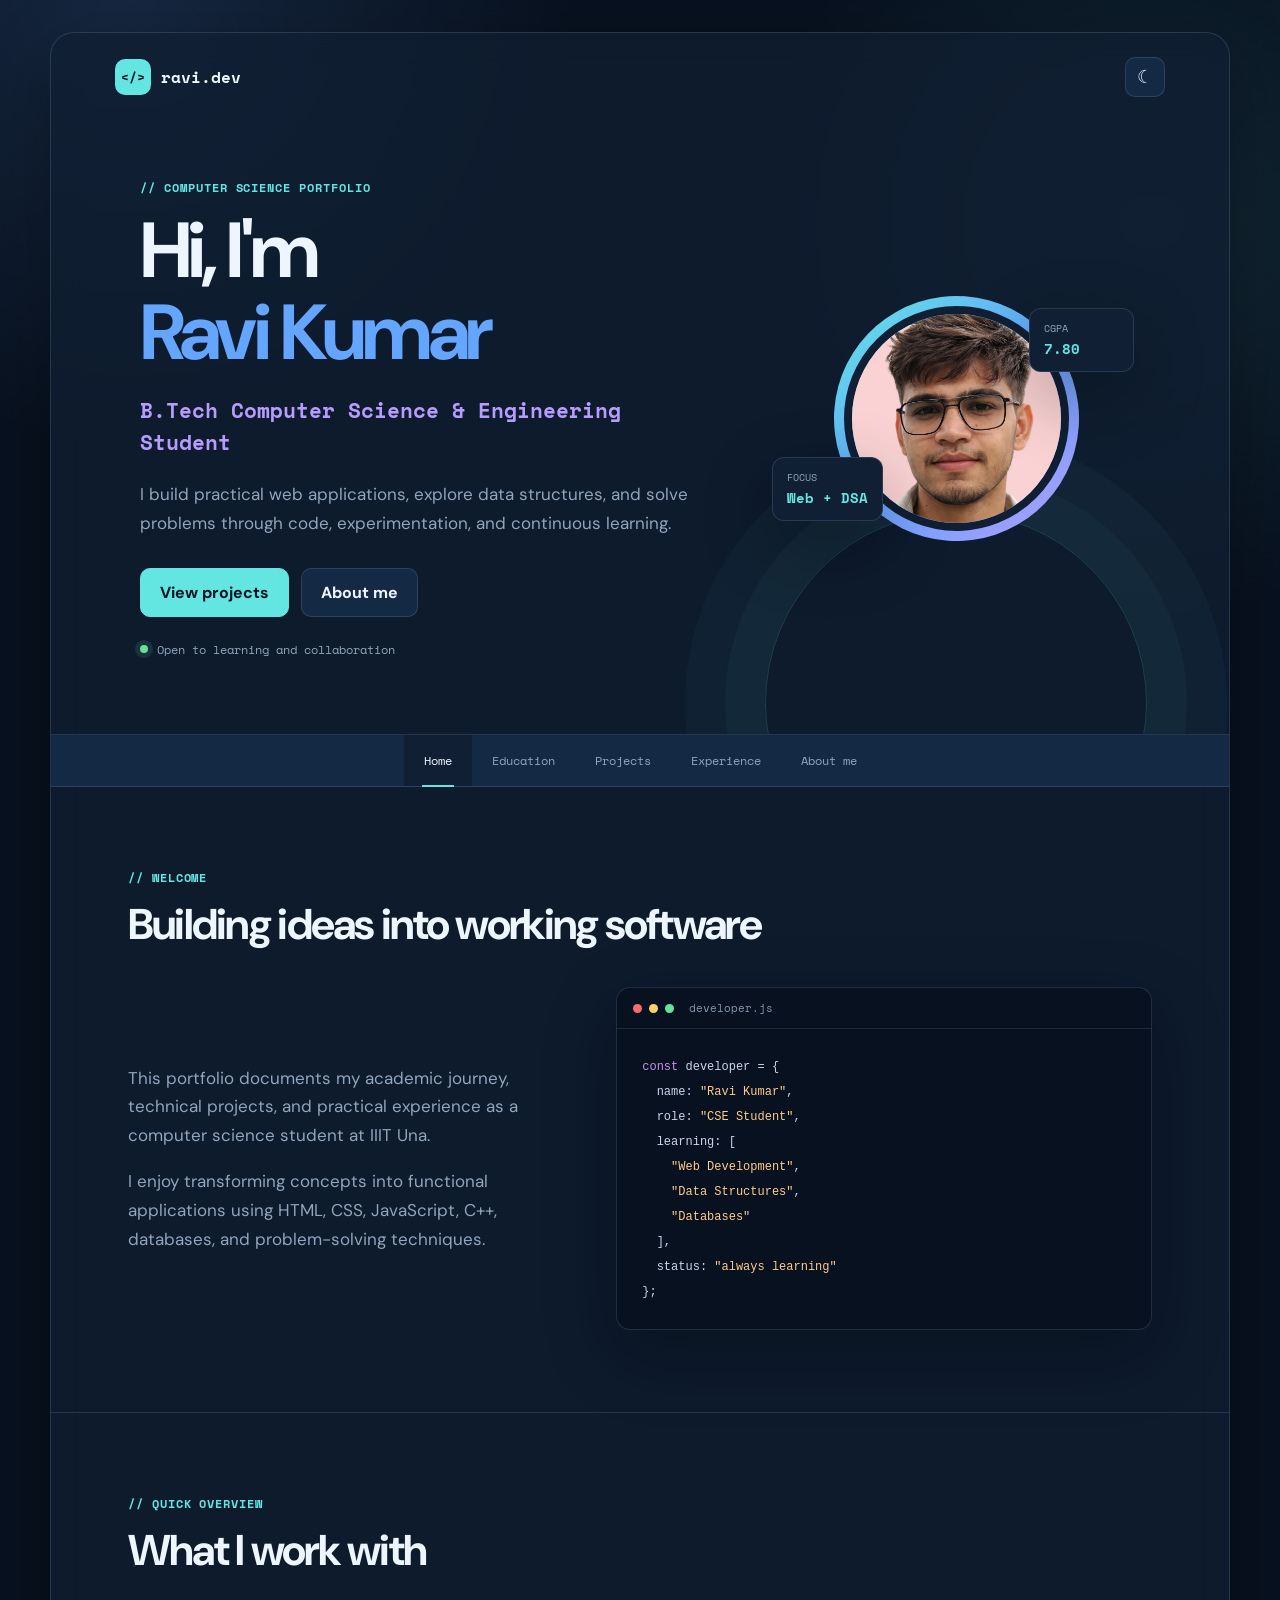
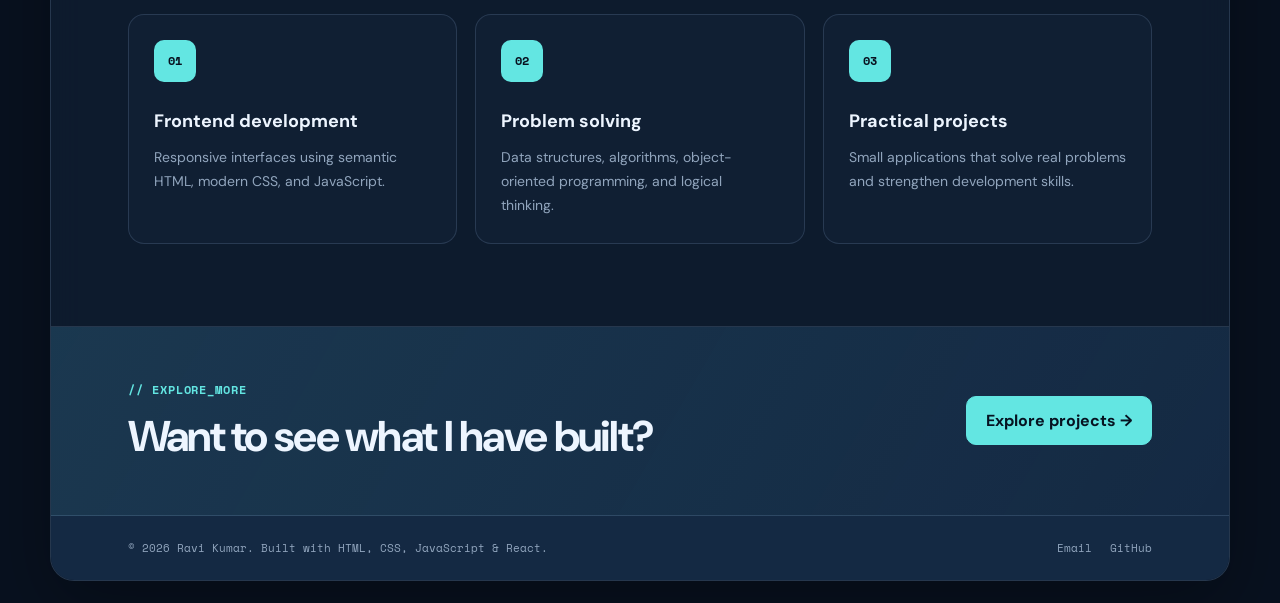
<file: index.html>
<!DOCTYPE html>
<html lang="en">
<head>
  <meta charset="UTF-8">
  <meta name="viewport" content="width=device-width, initial-scale=1.0">
  <meta name="description" content="Ravi Kumar's computer science portfolio">
  <title>Ravi Kumar | CSE Portfolio</title>
  <link rel="stylesheet" href="style.css">
  <script src="script.js" defer></script>
</head>

<body>
  <div class="site-shell">
    <header class="site-header">
      <div class="topbar">
        <a href="index.html" class="brand">
          <span class="brand-symbol">&lt;/&gt;</span>
          <span>ravi.dev</span>
        </a>

        <button
          class="theme-toggle"
          id="themeToggle"
          type="button"
          aria-label="Toggle dark mode"
        >
          <span id="themeIcon">☾</span>
        </button>
      </div>

      <div class="hero">
        <div class="hero-text">
          <p class="eyebrow">// computer science portfolio</p>

          <h1>
            Hi, I'm <span>Ravi Kumar</span>
          </h1>

          <p class="hero-role">
            B.Tech Computer Science &amp; Engineering Student
          </p>

          <p class="hero-description">
            I build practical web applications, explore data structures,
            and solve problems through code, experimentation, and continuous
            learning.
          </p>

          <div class="hero-actions">
            <a href="projects.html" class="button button-primary">
              View projects
            </a>

            <a href="about.html" class="button button-secondary">
              About me
            </a>
          </div>

          <div class="availability">
            <span class="status-dot"></span>
            Open to learning and collaboration
          </div>
        </div>

        <div class="hero-profile">
          <div class="profile-frame">
            <img
              src="Raviphotoupdated3.0.jpeg"
              alt="Portrait of Ravi Kumar"
              class="profile-img"
            >
          </div>

          <div class="floating-card card-one">
            <span>CGPA</span>
            <strong>7.80</strong>
          </div>

          <div class="floating-card card-two">
            <span>Focus</span>
            <strong>Web + DSA</strong>
          </div>
        </div>
      </div>
    </header>

    <nav class="main-nav" aria-label="Main navigation">
      <a class="active" href="index.html">Home</a>
      <a href="education.html">Education</a>
      <a href="projects.html">Projects</a>
      <a href="experience.html">Experience</a>
      <a href="about.html">About me</a>
    </nav>

    <main>
      <section class="section intro-section">
        <div class="section-heading">
          <p class="eyebrow">// welcome</p>
          <h2>Building ideas into working software</h2>
        </div>

        <div class="intro-grid">
          <div>
            <p>
              This portfolio documents my academic journey, technical
              projects, and practical experience as a computer science
              student at IIIT Una.
            </p>

            <p>
              I enjoy transforming concepts into functional applications
              using HTML, CSS, JavaScript, C++, databases, and problem-solving
              techniques.
            </p>
          </div>

          <div class="code-card">
            <div class="code-card-header">
              <span></span>
              <span></span>
              <span></span>
              <small>developer.js</small>
            </div>

            <pre><code><span class="code-purple">const</span> developer = {
  name: <span class="code-orange">"Ravi Kumar"</span>,
  role: <span class="code-orange">"CSE Student"</span>,
  learning: [
    <span class="code-orange">"Web Development"</span>,
    <span class="code-orange">"Data Structures"</span>,
    <span class="code-orange">"Databases"</span>
  ],
  status: <span class="code-orange">"always learning"</span>
};</code></pre>
          </div>
        </div>
      </section>

      <section class="section">
        <div class="section-heading">
          <p class="eyebrow">// quick overview</p>
          <h2>What I work with</h2>
        </div>

        <div class="overview-grid">
          <article class="overview-card">
            <div class="icon">01</div>
            <h3>Frontend development</h3>
            <p>
              Responsive interfaces using semantic HTML, modern CSS,
              and JavaScript.
            </p>
          </article>

          <article class="overview-card">
            <div class="icon">02</div>
            <h3>Problem solving</h3>
            <p>
              Data structures, algorithms, object-oriented programming,
              and logical thinking.
            </p>
          </article>

          <article class="overview-card">
            <div class="icon">03</div>
            <h3>Practical projects</h3>
            <p>
              Small applications that solve real problems and strengthen
              development skills.
            </p>
          </article>
        </div>
      </section>

      <section class="section cta-section">
        <div>
          <p class="eyebrow">// explore_more</p>
          <h2>Want to see what I have built?</h2>
        </div>

        <a href="projects.html" class="button button-primary">
          Explore projects →
        </a>
      </section>
    </main>

    <footer class="site-footer">
      <p>© 2026 Ravi Kumar. Built with HTML, CSS, JavaScript &amp; React.</p>

      <div class="footer-links">
        <a href="mailto:ravi@example.com">Email</a>
        <a href="https://github.com/RAVISHEORAN151" target="_blank">
          GitHub
        </a>
      </div>
    </footer>
  </div>
</body>
</html>
</file>
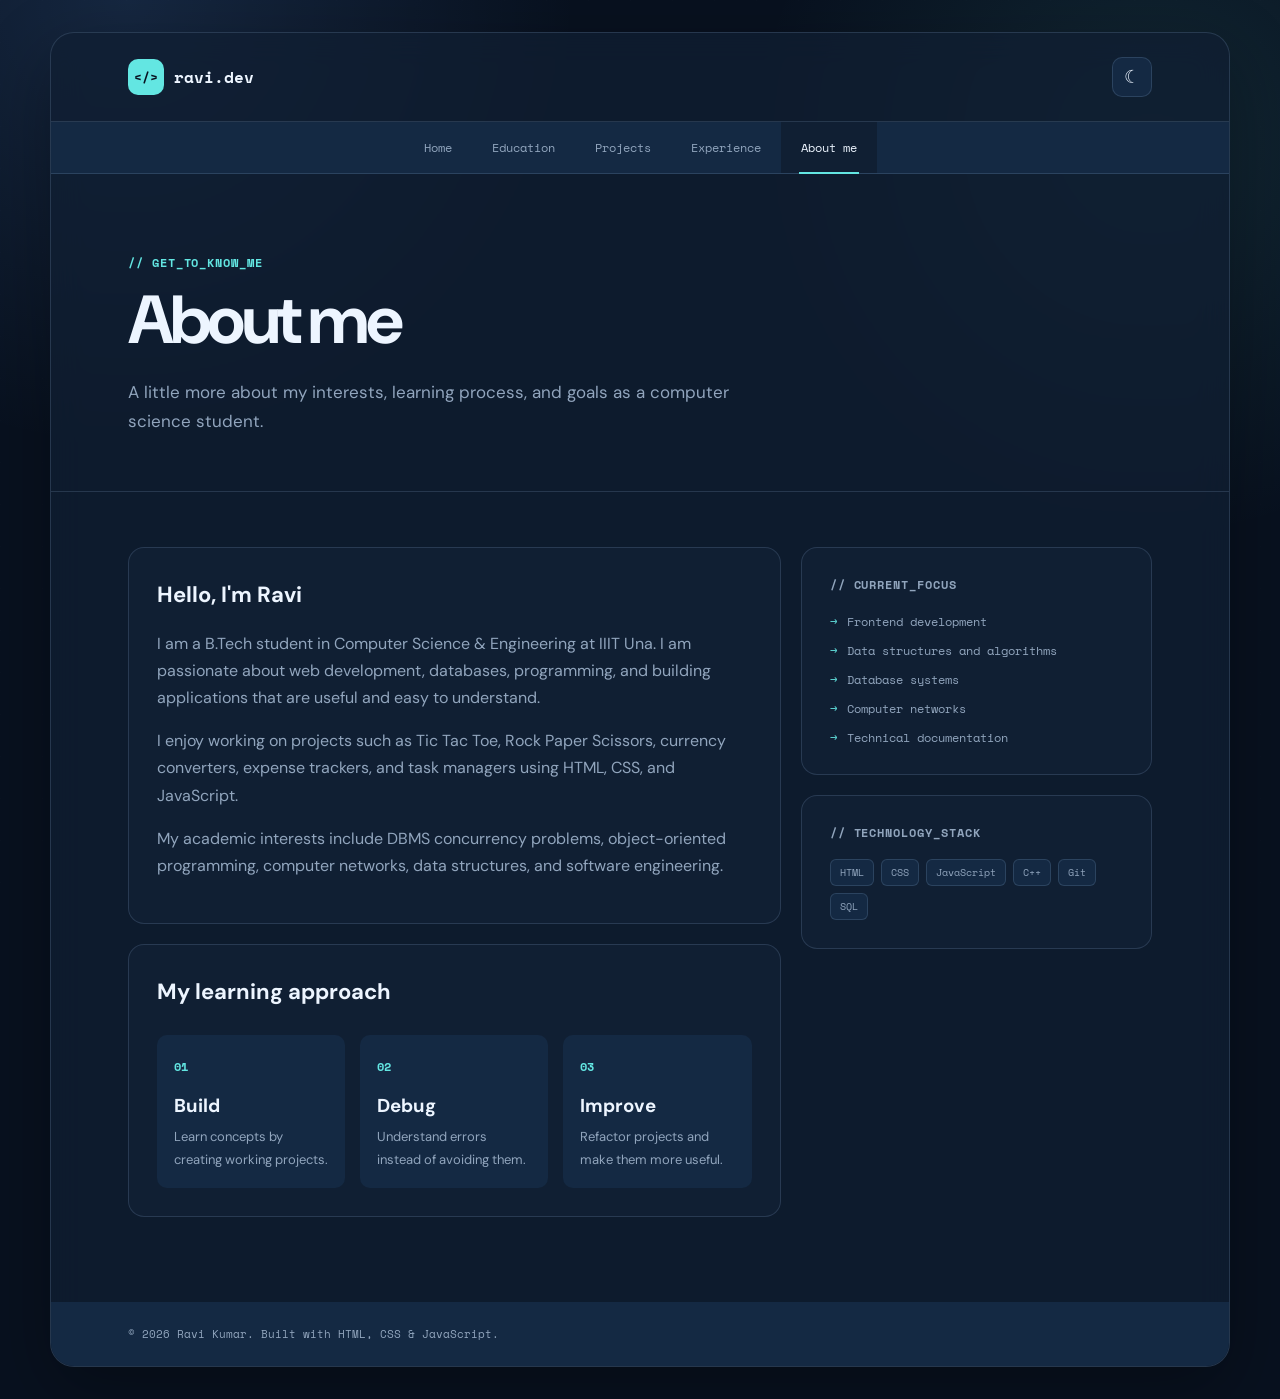
<file: about.html>
<!DOCTYPE html>
<html lang="en">
<head>
  <meta charset="UTF-8">
  <meta name="viewport" content="width=device-width, initial-scale=1.0">
  <title>About Me | Ravi Kumar</title>
  <link rel="stylesheet" href="style.css">
  <script src="script.js" defer></script>
</head>

<body>
  <div class="site-shell">
    <header class="page-header">
      <a href="index.html" class="brand">
        <span class="brand-symbol">&lt;/&gt;</span>
        <span>ravi.dev</span>
      </a>

      <button
        class="theme-toggle"
        id="themeToggle"
        type="button"
        aria-label="Toggle dark mode"
      >
        <span id="themeIcon">☾</span>
      </button>
    </header>

    <nav class="main-nav" aria-label="Main navigation">
      <a href="index.html">Home</a>
      <a href="education.html">Education</a>
      <a href="projects.html">Projects</a>
      <a href="experience.html">Experience</a>
      <a class="active" href="about.html">About me</a>
    </nav>

    <main>
      <section class="page-intro">
        <p class="eyebrow">// get_to_know_me</p>
        <h1>About me</h1>
        <p>
          A little more about my interests, learning process, and goals
          as a computer science student.
        </p>
      </section>

      <section class="about-layout">
        <div class="about-main">
          <article class="content-card">
            <h2>Hello, I'm Ravi</h2>

            <p>
              I am a B.Tech student in Computer Science &amp; Engineering
              at IIIT Una. I am passionate about web development, databases,
              programming, and building applications that are useful and
              easy to understand.
            </p>

            <p>
              I enjoy working on projects such as Tic Tac Toe, Rock Paper
              Scissors, currency converters, expense trackers, and task
              managers using HTML, CSS, and JavaScript.
            </p>

            <p>
              My academic interests include DBMS concurrency problems,
              object-oriented programming, computer networks, data
              structures, and software engineering.
            </p>
          </article>

          <article class="content-card">
            <h2>My learning approach</h2>

            <div class="principles">
              <div>
                <span>01</span>
                <h3>Build</h3>
                <p>Learn concepts by creating working projects.</p>
              </div>

              <div>
                <span>02</span>
                <h3>Debug</h3>
                <p>Understand errors instead of avoiding them.</p>
              </div>

              <div>
                <span>03</span>
                <h3>Improve</h3>
                <p>Refactor projects and make them more useful.</p>
              </div>
            </div>
          </article>
        </div>

        <aside class="about-sidebar">
          <div class="content-card">
            <p class="eyebrow">// current_focus</p>

            <ul class="focus-list">
              <li>Frontend development</li>
              <li>Data structures and algorithms</li>
              <li>Database systems</li>
              <li>Computer networks</li>
              <li>Technical documentation</li>
            </ul>
          </div>

          <div class="content-card">
            <p class="eyebrow">// technology_stack</p>

            <div class="technology-list">
              <span>HTML</span>
              <span>CSS</span>
              <span>JavaScript</span>
              <span>C++</span>
              <span>Git</span>
              <span>SQL</span>
            </div>
          </div>
        </aside>
      </section>
    </main>

    <footer class="site-footer">
      <p>© 2026 Ravi Kumar. Built with HTML, CSS &amp; JavaScript.</p>
    </footer>
  </div>
</body>
</html>
</file>
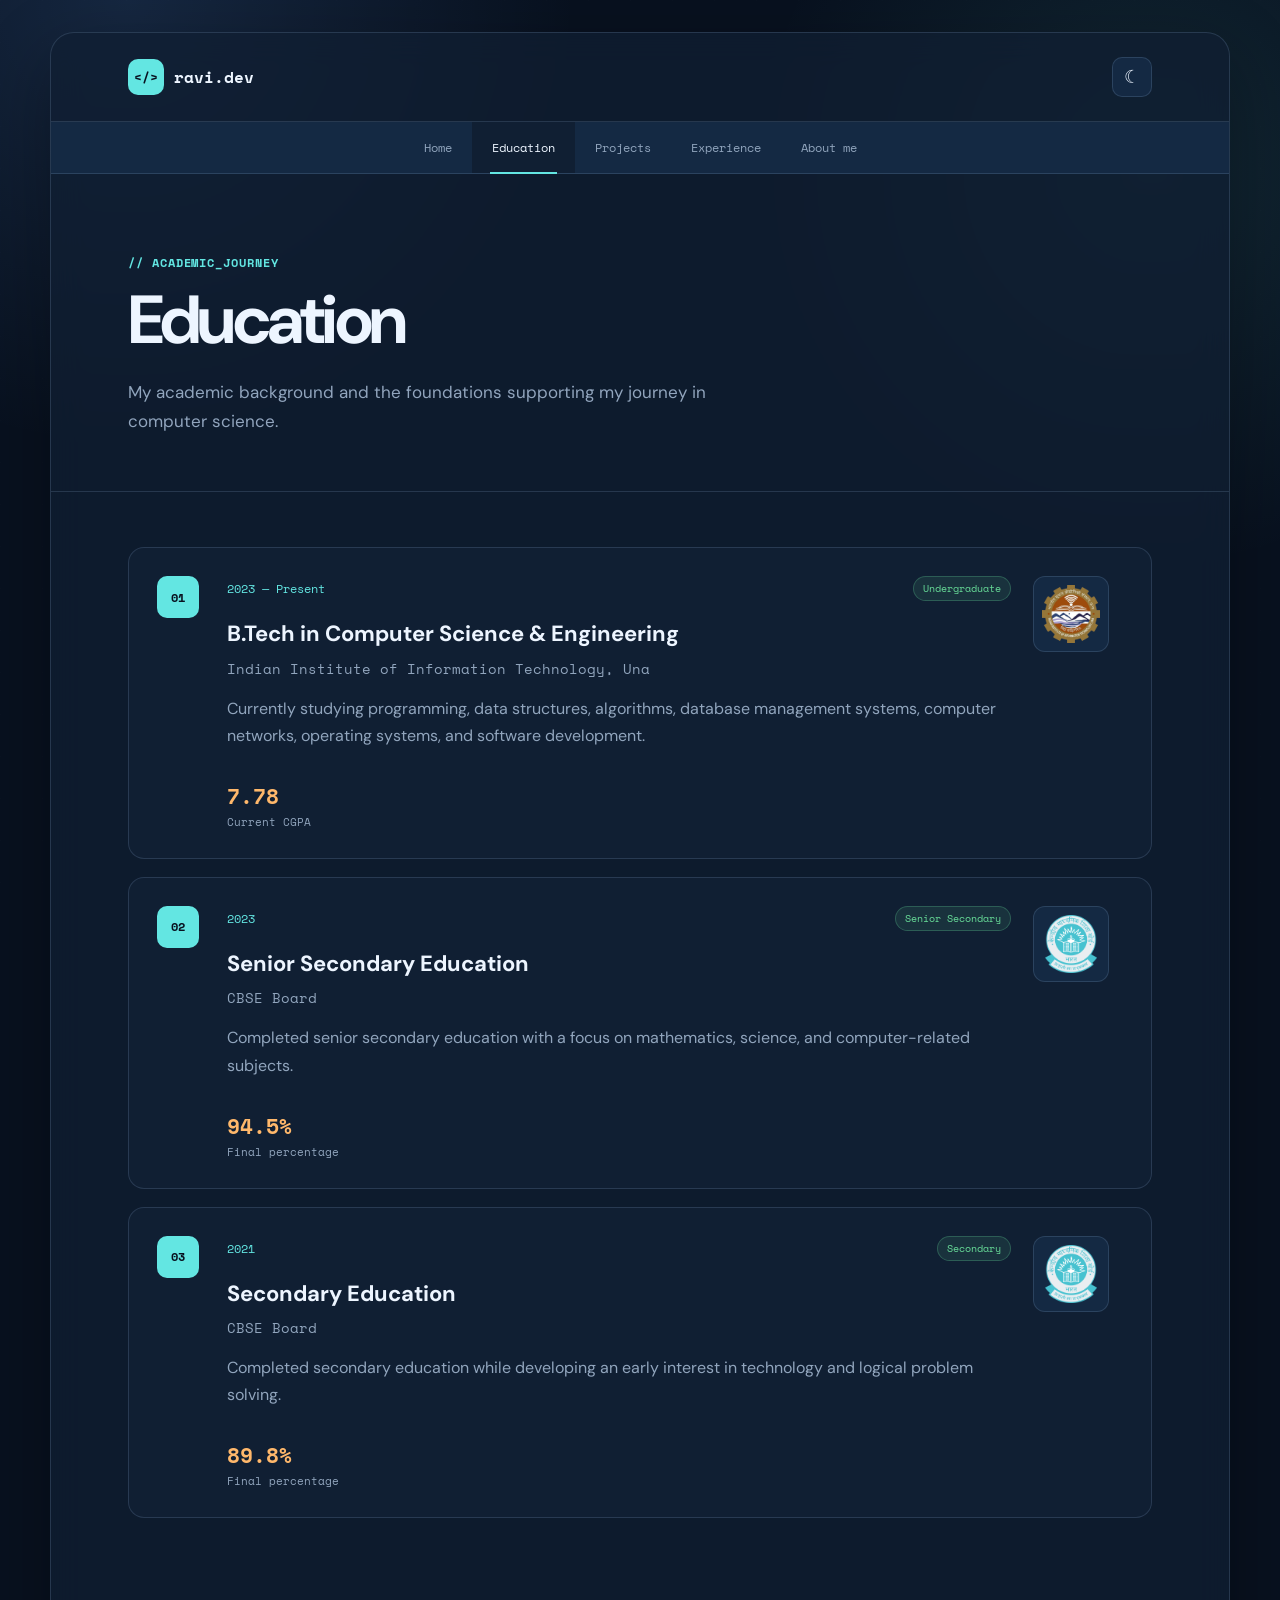
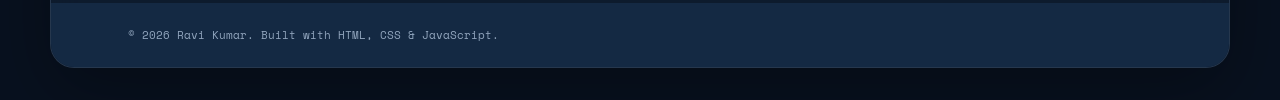
<file: EDUCATION.html>
<!DOCTYPE html>
<html lang="en">
<head>
  <meta charset="UTF-8">
  <meta name="viewport" content="width=device-width, initial-scale=1.0">
  <title>Education | Ravi Kumar</title>
  <link rel="stylesheet" href="style.css">
  <script src="script.js" defer></script>
</head>

<body>
  <div class="site-shell">
    <header class="page-header">
      <a href="index.html" class="brand">
        <span class="brand-symbol">&lt;/&gt;</span>
        <span>ravi.dev</span>
      </a>

      <button
        class="theme-toggle"
        id="themeToggle"
        type="button"
        aria-label="Toggle dark mode"
      >
        <span id="themeIcon">☾</span>
      </button>
    </header>

    <nav class="main-nav" aria-label="Main navigation">
      <a href="index.html">Home</a>
      <a class="active" href="education.html">Education</a>
      <a href="projects.html">Projects</a>
      <a href="experience.html">Experience</a>
      <a href="about.html">About me</a>
    </nav>

    <main>
      <section class="page-intro">
        <p class="eyebrow">// academic_journey</p>
        <h1>Education</h1>
        <p>
          My academic background and the foundations supporting my journey
          in computer science.
        </p>
      </section>

      <section class="timeline">
        <article class="timeline-item">
          <div class="timeline-marker">01</div>

          <div class="timeline-content">
            <div class="timeline-top">
              <span class="timeline-date">2023 — Present</span>
              <span class="tag">Undergraduate</span>
            </div>

            <h2>B.Tech in Computer Science &amp; Engineering</h2>
            <h3>Indian Institute of Information Technology, Una</h3>

            <p>
              Currently studying programming, data structures, algorithms,
              database management systems, computer networks, operating
              systems, and software development.
            </p>

            <div class="education-result">
              <strong>7.78</strong>
              <span>Current CGPA</span>
            </div>
          </div>

          <img
            src="IIIT Una Emblem Design.png"
            alt="IIIT Una logo"
            class="institution-logo"
          >
        </article>

        <article class="timeline-item">
          <div class="timeline-marker">02</div>

          <div class="timeline-content">
            <div class="timeline-top">
              <span class="timeline-date">2023</span>
              <span class="tag">Senior Secondary</span>
            </div>

            <h2>Senior Secondary Education</h2>
            <h3>CBSE Board</h3>

            <p>
              Completed senior secondary education with a focus on
              mathematics, science, and computer-related subjects.
            </p>

            <div class="education-result">
              <strong>94.5%</strong>
              <span>Final percentage</span>
            </div>
          </div>

          <img
            src="CBSE-Logo.png"
            alt="CBSE logo"
            class="institution-logo"
          >
        </article>

        <article class="timeline-item">
          <div class="timeline-marker">03</div>

          <div class="timeline-content">
            <div class="timeline-top">
              <span class="timeline-date">2021</span>
              <span class="tag">Secondary</span>
            </div>

            <h2>Secondary Education</h2>
            <h3>CBSE Board</h3>

            <p>
              Completed secondary education while developing an early
              interest in technology and logical problem solving.
            </p>

            <div class="education-result">
              <strong>89.8%</strong>
              <span>Final percentage</span>
            </div>
          </div>

          <img
            src="CBSE-Logo.png"
            alt="CBSE logo"
            class="institution-logo"
          >
        </article>
      </section>
    </main>

    <footer class="site-footer">
      <p>© 2026 Ravi Kumar. Built with HTML, CSS &amp; JavaScript.</p>
    </footer>
  </div>
</body>
</html>

<!-- <!DOCTYPE html>
<html lang="en">
<head>
  <meta charset="UTF-8">
  <title>Education - Hemant Sheoran</title>
  <link rel="stylesheet" href="style.css">
</head>
<body>
  <header>
    <h1>Education</h1>
    <a href="index.html">← Back to Home</a>
  </header>

  <section class="education">
    <h2>Degrees</h2>
    <ul>
      <li>
        <img src="IIIT Una Emblem Design.png" alt="IIIT Una Logo" class="iitlogo">
        B.Tech in Computer Science & Engineering, IIIT Una (2026 - Present) – CGPA: 7.78
      </li>
      <li>
        <img src="CBSE-Logo.png" alt="CBSE Logo" class="logo">
        Senior Secondary, CBSE Board – 94.5% (2023)
      </li>
      <li>
        <img src="CBSE-Logo.png" alt="CBSE Logo" class="logo">
        Secondary, CBSE Board – 89.8% (2021)
      </li>
    </ul>
  </section>
</body>
</html> -->
</file>
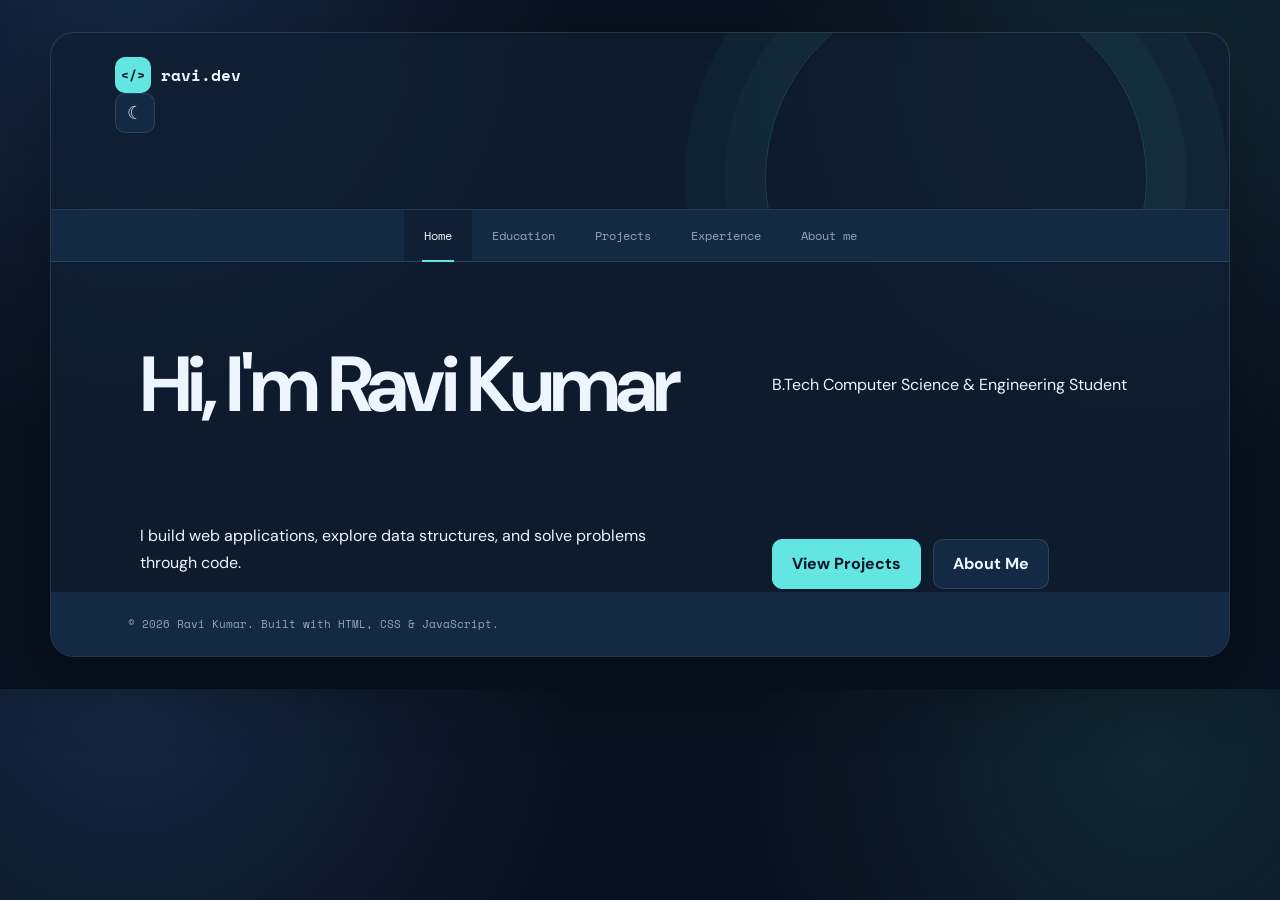
<file: EXPERIENCE.html>
<!DOCTYPE html>
<html lang="en">
<head>
  <meta charset="UTF-8">
  <meta name="viewport" content="width=device-width, initial-scale=1.0">
  <title>Ravi Kumar | Portfolio</title>
  <link rel="stylesheet" href="style.css">
  <script src="script.js" defer></script>
  <link rel="stylesheet"
        href="https://cdnjs.cloudflare.com/ajax/libs/font-awesome/6.7.2/css/all.min.css"/>
</head>

<body>
  <div class="site-shell">
    <header class="site-header">
      <a href="index.html" class="brand">
        <span class="brand-symbol">&lt;/&gt;</span>
        <span>ravi.dev</span>
      </a>
      <button class="theme-toggle" id="themeToggle" type="button" aria-label="Toggle dark mode">
        <span id="themeIcon">☾</span>
      </button>
    </header>

    <nav class="main-nav" aria-label="Main navigation">
      <a class="active" href="index.html">Home</a>
      <a href="education.html">Education</a>
      <a href="projects.html">Projects</a>
      <a href="experience.html">Experience</a>
      <a href="about.html">About me</a>
    </nav>

    <main>
      <section class="hero">
        <h1>Hi, I'm Ravi Kumar</h1>
        <p>B.Tech Computer Science & Engineering Student</p>
        <p>I build web applications, explore data structures, and solve problems through code.</p>
        <div class="hero-actions">
          <a href="projects.html" class="button button-primary">View Projects</a>
          <a href="about.html" class="button button-secondary">About Me</a>
        </div>
      </section>
    </main>


      <footer class="site-footer">
      <p>© 2026 Ravi Kumar. Built with HTML, CSS &amp; JavaScript.</p>
    </footer>
  </div>
</body>
</html>
</file>
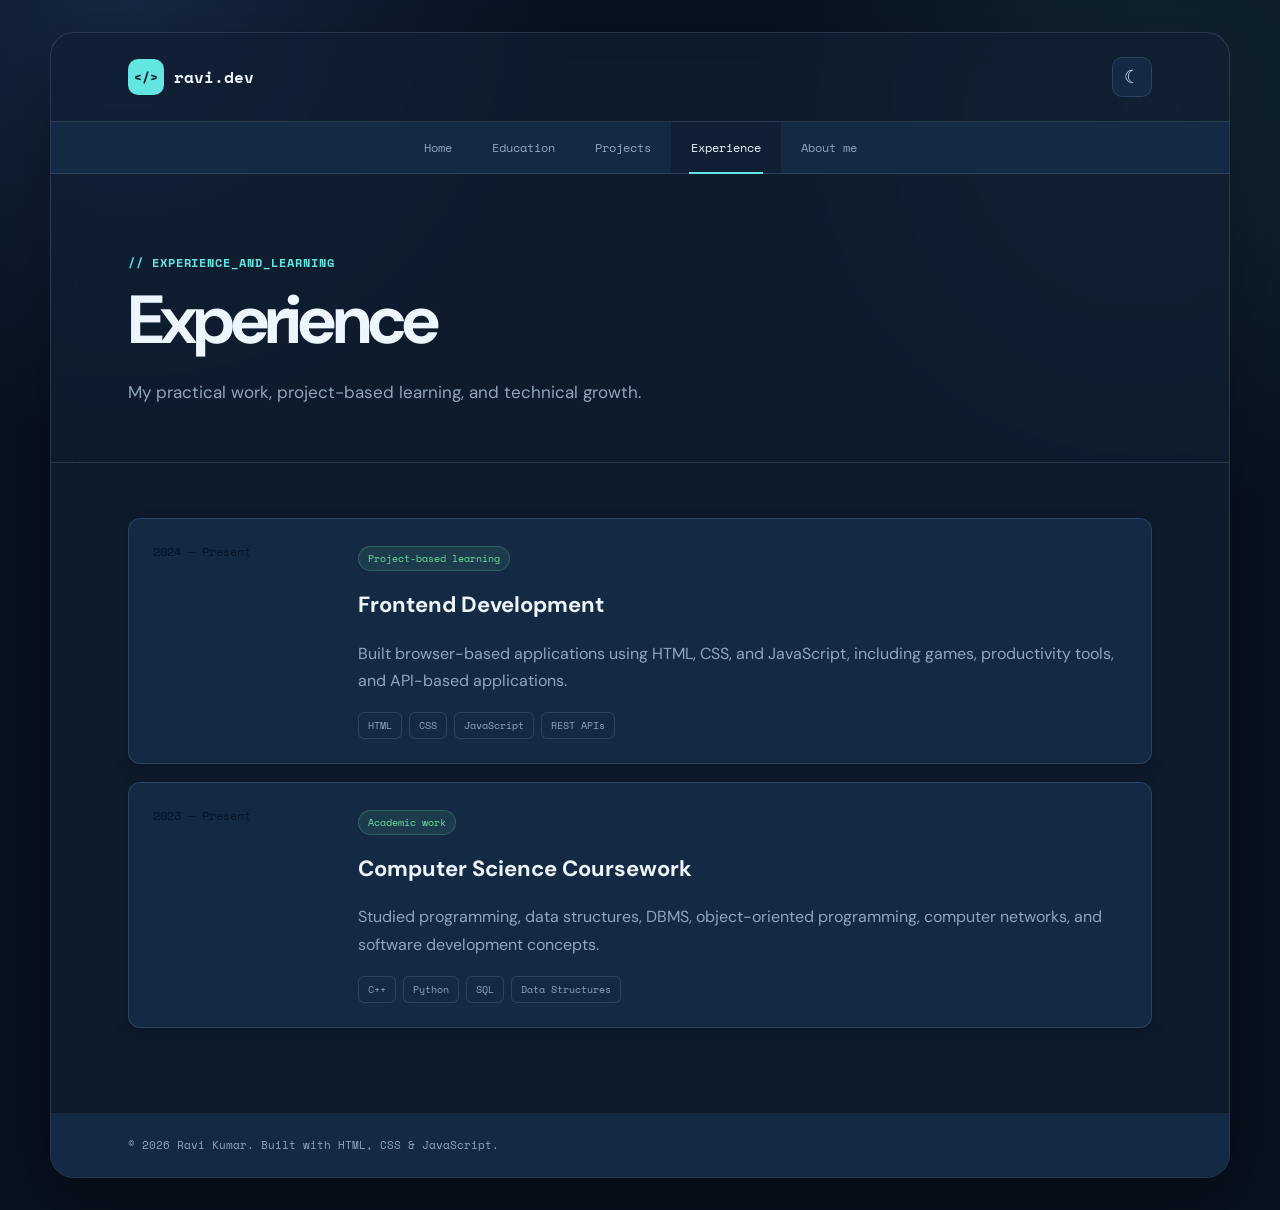
<file: experience.html>
<!DOCTYPE html>
<html lang="en">
<head>
  <meta charset="UTF-8">
  <meta name="viewport" content="width=device-width, initial-scale=1.0">
  <title>Experience | Ravi Kumar</title>
  <link rel="stylesheet" href="style.css">
  <script src="script.js" defer></script>
</head>

<body>
  <div class="site-shell">
    <header class="page-header">
      <a href="index.html" class="brand">
        <span class="brand-symbol">&lt;/&gt;</span>
        <span>ravi.dev</span>
      </a>

      <button
        class="theme-toggle"
        id="themeToggle"
        type="button"
        aria-label="Toggle dark mode"
      >
        <span id="themeIcon">☾</span>
      </button>
    </header>

    <nav class="main-nav" aria-label="Main navigation">
      <a href="index.html">Home</a>
      <a href="education.html">Education</a>
      <a href="projects.html">Projects</a>
      <a class="active" href="experience.html">Experience</a>
      <a href="about.html">About me</a>
    </nav>

    <main>
      <section class="page-intro">
        <p class="eyebrow">// experience_and_learning</p>
        <h1>Experience</h1>
        <p>
          My practical work, project-based learning, and technical growth.
        </p>
      </section>

      <section class="experience-list">
        <article class="experience-card">
          <div class="experience-date">2024 — Present</div>

          <div>
            <span class="tag">Project-based learning</span>
            <h2>Frontend Development</h2>

            <p>
              Built browser-based applications using HTML, CSS, and
              JavaScript, including games, productivity tools, and API-based
              applications.
            </p>

            <div class="technology-list">
              <span>HTML</span>
              <span>CSS</span>
              <span>JavaScript</span>
              <span>REST APIs</span>
            </div>
          </div>
        </article>

        <article class="experience-card">
          <div class="experience-date">2023 — Present</div>

          <div>
            <span class="tag">Academic work</span>
            <h2>Computer Science Coursework</h2>

            <p>
              Studied programming, data structures, DBMS, object-oriented
              programming, computer networks, and software development
              concepts.
            </p>

            <div class="technology-list">
              <span>C++</span>
              <span>Python</span>
              <span>SQL</span>
              <span>Data Structures</span>
            </div>
          </div>
        </article>
      </section>
    </main>

    <footer class="site-footer">
      <p>© 2026 Ravi Kumar. Built with HTML, CSS &amp; JavaScript.</p>
    </footer>
  </div>
</body>
</html>
</file>
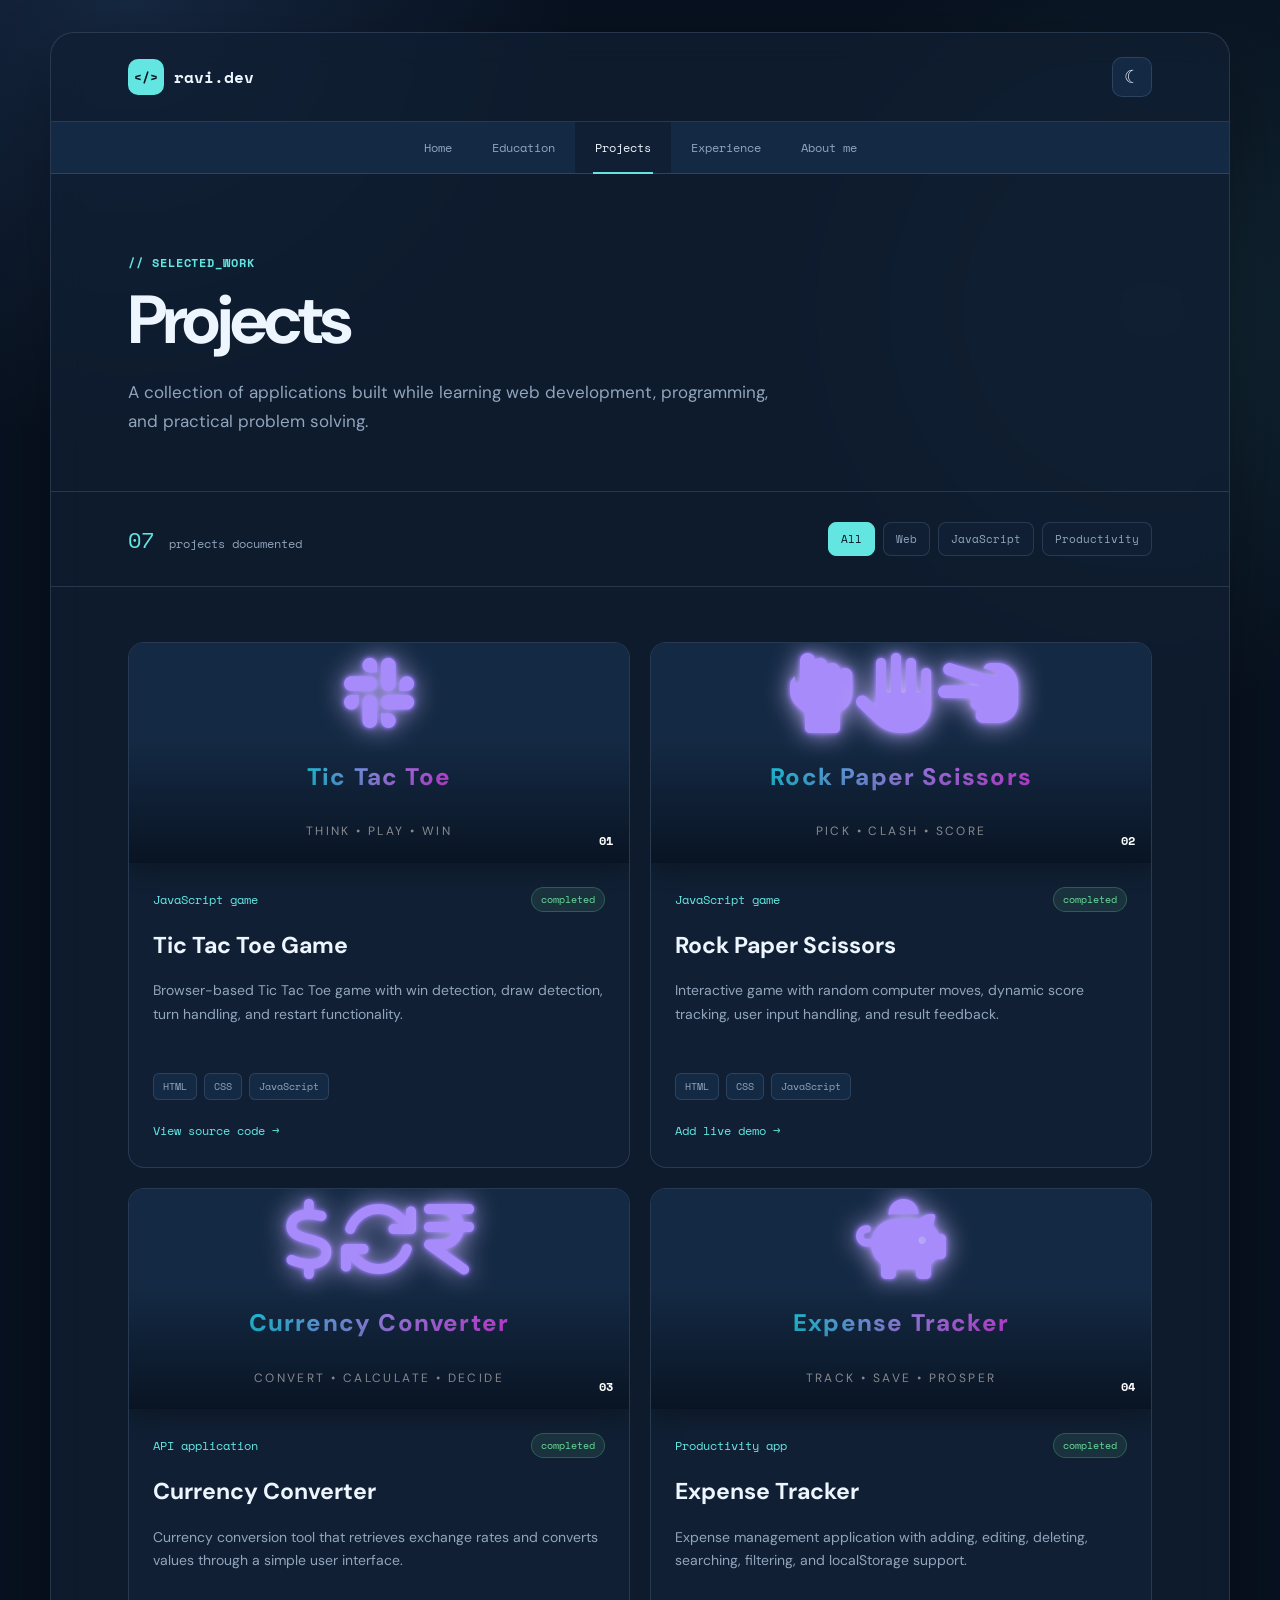
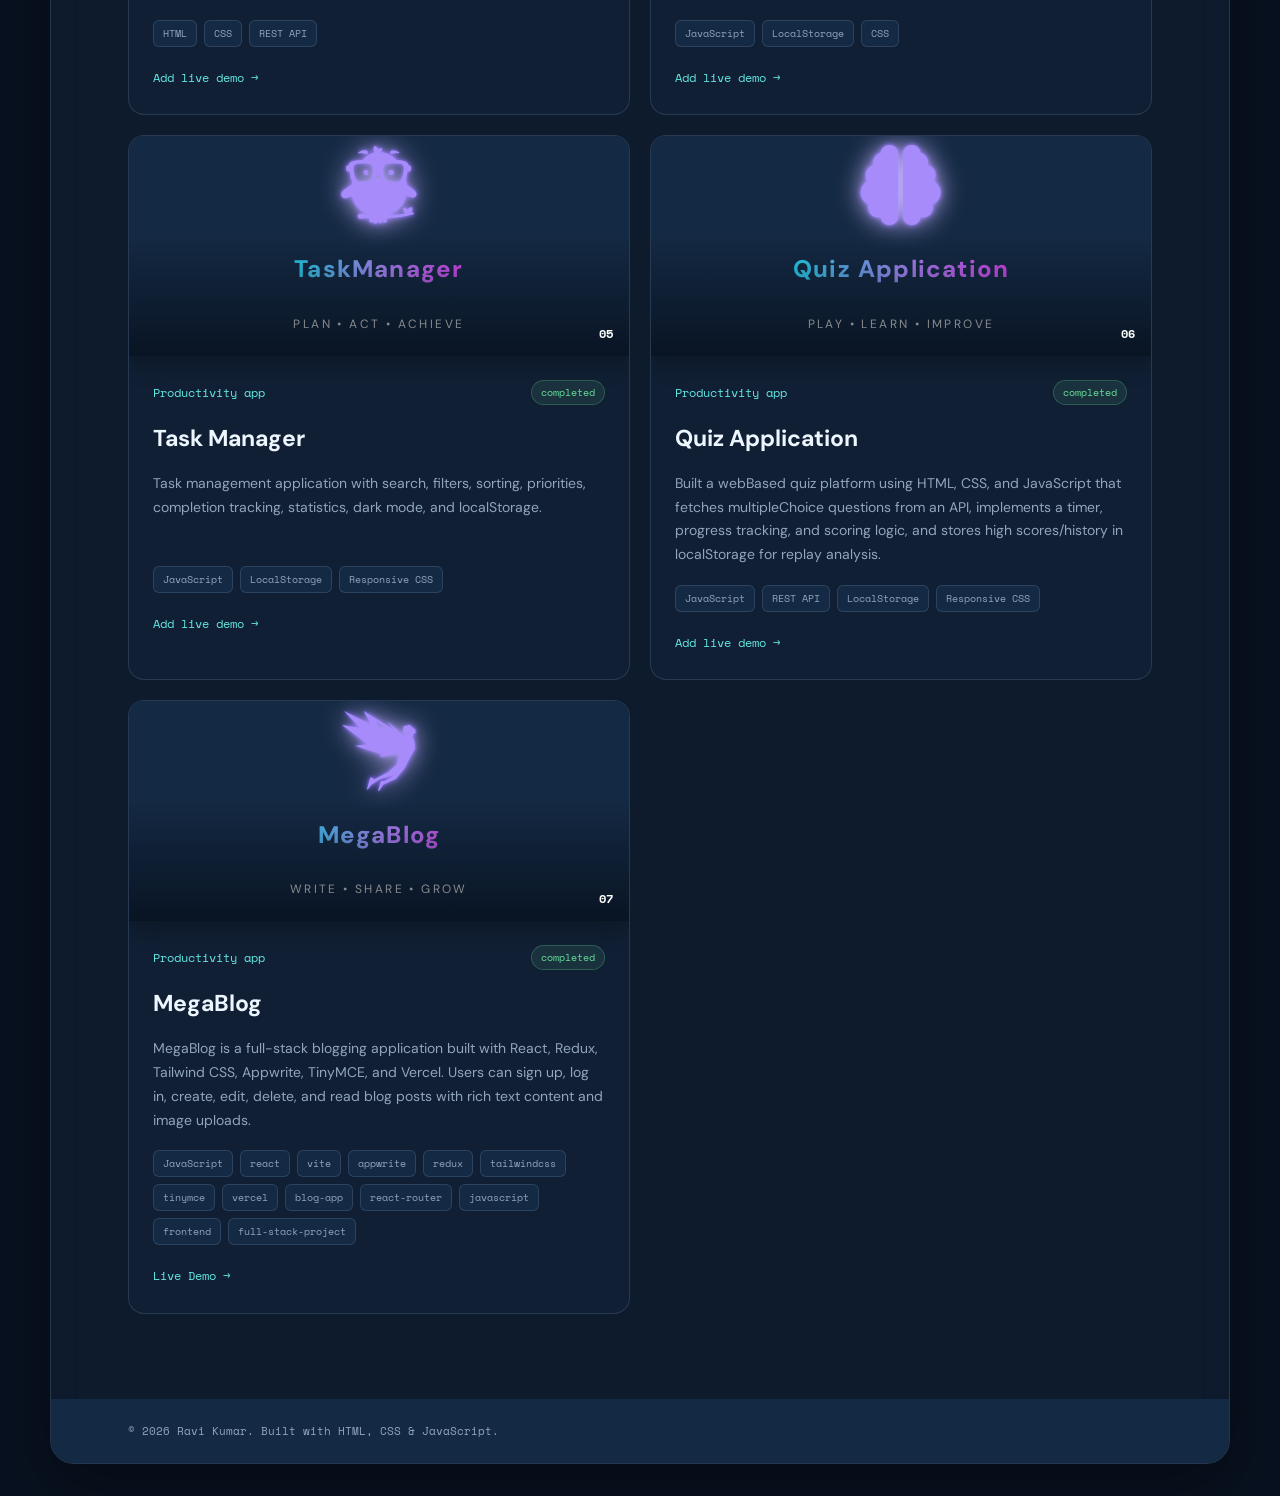
<file: PROJECTS.html>
<!DOCTYPE html>
<html lang="en">
<head>
  <meta charset="UTF-8">
  <meta name="viewport" content="width=device-width, initial-scale=1.0">
  <title>Projects | Ravi Kumar</title>
  <link rel="stylesheet" href="style.css">
  <link
  rel="stylesheet"
  href="https://cdnjs.cloudflare.com/ajax/libs/font-awesome/6.7.2/css/all.min.css"
/>
  <script src="script.js" defer></script>
</head>

<body>
  <div class="site-shell">
    <header class="page-header">
      <a href="index.html" class="brand">
        <span class="brand-symbol">&lt;/&gt;</span>
        <span>ravi.dev</span>
      </a>

      <button
        class="theme-toggle"
        id="themeToggle"
        type="button"
        aria-label="Toggle dark mode"
      >
        <span id="themeIcon">☾</span>
      </button>
    </header>

    <nav class="main-nav" aria-label="Main navigation">
      <a href="index.html">Home</a>
      <a href="education.html">Education</a>
      <a class="active" href="projects.html">Projects</a>
      <a href="experience.html">Experience</a>
      <a href="about.html">About me</a>
    </nav>

    <main>
      <section class="page-intro">
        <p class="eyebrow">// selected_work</p>
        <h1>Projects</h1>
        <p>
          A collection of applications built while learning web development,
          programming, and practical problem solving.
        </p>
      </section>

      <section class="project-toolbar">
        <div>
          <span class="project-count">07</span>
          <span>projects documented</span>
        </div>

        <div class="project-filters">
          <button class="filter-button active" data-filter="all">
            All
          </button>
          <button class="filter-button" data-filter="web">
            Web
          </button>
          <button class="filter-button" data-filter="javascript">
            JavaScript
          </button>
          <button class="filter-button" data-filter="productivity">
            Productivity
          </button>
        </div>
      </section>

      <section class="project-grid" aria-label="Portfolio projects">
          <article class="project-card" data-category="javascript web">
          <div class="project-banner">
               <i class="fa-brands fa-slack"></i>

              <div class="banner-text">
                <h1 class="banner-title">Tic Tac Toe</h1>
                <p class="banner-subtitle">THINK • PLAY • WIN</p>
              </div>

              <span class="project-number">01</span>
            </div>

         

          <div class="project-content">
            <div class="project-header">
              <span class="project-type">JavaScript game</span>
              <span class="project-status">completed</span>
            </div>

            <h2>Tic Tac Toe Game</h2>

            <p>
              Browser-based Tic Tac Toe game with win detection, draw
              detection, turn handling, and restart functionality.
            </p>

            <div class="technology-list">
              <span>HTML</span>
              <span>CSS</span>
              <span>JavaScript</span>
            </div>

            <a
              href="https://github.com/RAVISHEORAN151/tic-tac-toe"
              target="_blank"
              class="project-link"
            >
              View source code →
            </a>
          </div>
        </article>

        <article class="project-card" data-category="javascript web">
          <div class="project-banner">
            <div style="display: flex; gap: 0.1rem;">
            <i class="fa-solid fa-hand-back-fist"></i>
             <i class="fa-solid fa-hand"></i>
              <i class="fa-solid fa-hand-scissors"></i>
              </div>

              <div class="banner-text">
                <h1 class="banner-title">Rock Paper Scissors</h1>
                <p class="banner-subtitle">PICK • CLASH • SCORE</p>
              </div>

              <span class="project-number">02</span>
            </div>

          <div class="project-content">
            <div class="project-header">
              <span class="project-type">JavaScript game</span>
              <span class="project-status">completed</span>
            </div>

            <h2>Rock Paper Scissors</h2>

            <p>
              Interactive game with random computer moves, dynamic score
              tracking, user input handling, and result feedback.
            </p>

            <div class="technology-list">
              <span>HTML</span>
              <span>CSS</span>
              <span>JavaScript</span>
            </div>

            <a href="file:///C:/Users/heman/OneDrive/Desktop/Rock%20paper%20sicssor/index.html" class="project-link">
              Add live demo →
            </a>
          </div>
        </article>

        <article class="project-card" data-category="javascript web">
           <div class="project-banner">
              <div style="display: flex; gap: 0.3rem;">
           <i class="fa-solid fa-dollar-sign"></i>
           <i class="fa-solid fa-arrows-rotate"></i>
             <i class="fa-solid fa-indian-rupee-sign"></i>
              </div>

              <div class="banner-text">
                <h1 class="banner-title">Currency Converter</h1>
                <p class="banner-subtitle">CONVERT • CALCULATE • DECIDE</p>
              </div>

              <span class="project-number">03</span>
            </div>
    

          <div class="project-content">
            <div class="project-header">
              <span class="project-type">API application</span>
              <span class="project-status">completed</span>
            </div>

            <h2>Currency Converter</h2>

            <p>
              Currency conversion tool that retrieves exchange rates and
              converts values through a simple user interface.
            </p>

            <div class="technology-list">
              <span>HTML</span>
              <span>CSS</span>
              <span>REST API</span>
            </div>

            <a href="file:///C:/Users/heman/OneDrive/Desktop/API%20Project/index.html" class="project-link">
              Add live demo →
            </a>
          </div>
        </article>

        <article class="project-card" data-category="javascript productivity">
         <div class="project-banner">
              <i class="fa-solid fa-piggy-bank"></i>

              <div class="banner-text">
                <h1 class="banner-title">Expense Tracker</h1>
                <p class="banner-subtitle">TRACK • SAVE • PROSPER</p>
              </div>

              <span class="project-number">04</span>
            </div>
         

          <div class="project-content">
            <div class="project-header">
              <span class="project-type">Productivity app</span>
              <span class="project-status">completed</span>
            </div>

            <h2>Expense Tracker</h2>

            <p>
              Expense management application with adding, editing, deleting,
              searching, filtering, and localStorage support.
            </p>

            <div class="technology-list">
              <span>JavaScript</span>
              <span>LocalStorage</span>
              <span>CSS</span>
            </div>

            <a  href="file:///C:/Users/heman/OneDrive/Desktop/Expense%20Tracker/index.html" class="project-link">
              Add live demo →
            </a>
          </div>
        </article>

        <article class="project-card" data-category="javascript productivity">
           <div class="project-banner">
              <i class="fa-brands fa-earlybirds"></i>

              <div class="banner-text">
                <h1 class="banner-title">TaskManager</h1>
                <p class="banner-subtitle">PLAN • ACT • ACHIEVE</p>
              </div>

              <span class="project-number">05</span>
            </div>

          <div class="project-content">
            <div class="project-header">
              <span class="project-type">Productivity app</span>
              <span class="project-status">completed</span>
            </div>

            <h2>Task Manager</h2>

            <p>
              Task management application with search, filters, sorting,
              priorities, completion tracking, statistics, dark mode, and
              localStorage.
            </p>

            <div class="technology-list">
              <span>JavaScript</span>
              <span>LocalStorage</span>
              <span>Responsive CSS</span>
            </div>

            <a href="file:///C:/Users/heman/OneDrive/Desktop/Task%20Manager/index.html" class="project-link">
              Add live demo →
            </a>
          </div>
        </article>

         <article class="project-card" data-category="javascript productivity">
            <div class="project-banner">
               <i class="fa-solid fa-brain"></i>

              <div class="banner-text">
                <h1 class="banner-title">Quiz Application</h1>
                <p class="banner-subtitle">PLAY • LEARN • IMPROVE</p>
              </div>

              <span class="project-number">06</span>
            </div>

         

          <div class="project-content">
            <div class="project-header">
              <span class="project-type">Productivity app</span>
              <span class="project-status">completed</span>
            </div>

            <h2>Quiz Application</h2>

            <p>
             Built a webBased quiz platform using HTML, CSS, and JavaScript that fetches multipleChoice questions from an
             API, implements a timer, progress tracking, and scoring logic, and stores high scores/history in localStorage for
             replay analysis.
            </p>

            <div class="technology-list">
              <span>JavaScript</span>
              <span>REST API</span>
              <span>LocalStorage</span>
              <span>Responsive CSS</span>
            </div>

            <a href="file:///C:/Users/heman/OneDrive/Desktop/Quiz%20Application/index.html" class="project-link">
              Add live demo →
            </a>
          </div>

        </article>
        
      <article class="project-card" data-category="javascript productivity">
             <div class="project-banner">
              <i class="fa-brands fa-studiovinari logo-icon"></i>

              <div class="banner-text">
                <h1 class="banner-title">MegaBlog</h1>
                <p class="banner-subtitle">WRITE • SHARE • GROW</p>
              </div>

              <span class="project-number">07</span>
            </div>





              <div class="project-content">
              <div class="project-header">
              <span class="project-type">Productivity app</span>
              <span class="project-status">completed</span>
            </div>

            <h2>MegaBlog</h2>

            <p>
            MegaBlog is a full-stack blogging application built with React, Redux, 
            Tailwind CSS, Appwrite, TinyMCE, and Vercel. Users can sign up, log in, 
            create, edit, delete, and read blog posts with rich text content and image uploads.
            </p>

            <div class="technology-list">
              <span>JavaScript</span>
                  <span>react</span>
                  <span>vite</span>
                  <span>appwrite</span>
                  <span>redux</span>
                  <span>tailwindcss</span>
                  <span>tinymce</span>
                  <span>vercel</span>
                  <span>blog-app</span>
                  <span>react-router</span>
                  <span>javascript</span>
                  <span>frontend</span>
                  <span>full-stack-project</span>
            </div>

           <a href="https://app-write-mega-blog-l8pb.vercel.app/" target="_blank" class="project-link">
  Live Demo →
</a>

          </div>
          </article>
      </section>
    </main>

    <footer class="site-footer">
      <p>© 2026 Ravi Kumar. Built with HTML, CSS &amp; JavaScript.</p>
       
    </footer>
  </div>
</body>
</html>
</file>
<file: style.css>
@import url("https://fonts.googleapis.com/css2?family=DM+Sans:wght@400;500;600;700&family=Space+Mono:wght@400;700&display=swap");
:root {
  --bg: #08111f;
  --bg-soft: #0d1a2c;
  --surface: #101f33;
  --surface-light: #142943;
  --border: rgba(149, 180, 218, 0.18);
  --text: #edf5ff;
  --muted: #91a5bd;
  --blue: #63a5ff;
  --cyan: #63e6e2;
  --purple: #b59cff;
  --orange: #ffb86b;
  --green: #69e09a;
  --shadow: 0 24px 70px rgba(0, 0, 0, 0.3);
  --radius: 16px;
  --mono: "Space Mono", Consolas, monospace;
  --sans: "DM Sans", Arial, sans-serif;
  --max-width: 1180px;
}

[data-theme="light"] {
  --bg: #f2f6fb;
  --bg-soft: #e9f0f9;
  --surface: #ffffff;
  --surface-light: #f4f8fd;
  --border: #d9e3ef;
  --text: #132033;
  --muted: #607089;
  --blue: #2868ce;
  --cyan: #008b91;
  --purple: #7252c7;
  --orange: #c76b13;
  --green: #19834c;
  --shadow: 0 24px 70px rgba(23, 61, 104, 0.12);
}

* {
  box-sizing: border-box;
}

html {
  scroll-behavior: smooth;
}

body {
  margin: 0;
  min-width: 320px;
  color: var(--text);
  background:
    radial-gradient(circle at 10% 0%, rgba(99, 165, 255, 0.15), transparent 28rem),
    radial-gradient(circle at 90% 10%, rgba(99, 230, 226, 0.1), transparent 25rem),
    var(--bg);
  font-family: var(--sans);
  line-height: 1.7;
  transition: background 0.25s ease, color 0.25s ease;
}

body::before {
  position: fixed;
  z-index: -1;
  inset: 0;
  opacity: 0.2;
  pointer-events: none;
  content: "";
  background-image:
    linear-gradient(rgba(255, 255, 255, 0.03) 1px, transparent 1px),
    linear-gradient(90deg, rgba(255, 255, 255, 0.03) 1px, transparent 1px);
  background-size: 42px 42px;
}

a {
  color: inherit;
  text-decoration: none;
}

button,
a {
  -webkit-tap-highlight-color: transparent;
}

button:focus-visible,
a:focus-visible {
  outline: 3px solid var(--cyan);
  outline-offset: 4px;
}

img {
  display: block;
  max-width: 100%;
}

.site-shell {
  width: min(calc(100% - 32px), var(--max-width));
  margin: 32px auto;
  overflow: hidden;
  border: 1px solid var(--border);
  border-radius: 24px;
  background: rgba(16, 31, 51, 0.76);
  box-shadow: var(--shadow);
  backdrop-filter: blur(16px);
}

[data-theme="light"] .site-shell {
  background: rgba(255, 255, 255, 0.78);
}

.site-header {
  position: relative;
  overflow: hidden;
  padding: 24px clamp(24px, 5vw, 72px) 76px;
  border-bottom: 1px solid var(--border);
}

.site-header::after {
  position: absolute;
  right: 7%;
  bottom: -160px;
  width: 380px;
  height: 380px;
  border: 1px solid rgba(99, 230, 226, 0.18);
  border-radius: 50%;
  box-shadow:
    0 0 0 40px rgba(99, 230, 226, 0.03),
    0 0 0 80px rgba(99, 230, 226, 0.03);
  content: "";
  pointer-events: none;
}

.topbar,
.page-header {
  display: flex;
  align-items: center;
  justify-content: space-between;
  gap: 20px;
}

.brand {
  display: inline-flex;
  align-items: center;
  gap: 10px;
  color: var(--text);
  font: 700 16px var(--mono);
}

.brand-symbol {
  display: grid;
  width: 36px;
  height: 36px;
  place-items: center;
  color: var(--bg);
  background: var(--cyan);
  border-radius: 10px;
  font-size: 13px;
}

.theme-toggle {
  display: grid;
  width: 40px;
  height: 40px;
  place-items: center;
  color: var(--text);
  background: var(--surface-light);
  border: 1px solid var(--border);
  border-radius: 10px;
  cursor: pointer;
  font-size: 18px;
  transition: transform 0.2s ease, border-color 0.2s ease;
}

.theme-toggle:hover {
  border-color: var(--cyan);
  transform: rotate(10deg);
}

.hero {
  position: relative;
  z-index: 1;
  display: grid;
  grid-template-columns: 1.2fr 0.8fr;
  align-items: center;
  gap: 80px;
  max-width: 1000px;
  margin: 82px auto 0;
}

.eyebrow {
  margin: 0 0 14px;
  color: var(--cyan);
  font: 700 12px var(--mono);
  letter-spacing: 0.08em;
  text-transform: uppercase;
}

.hero h1,
.page-intro h1 {
  max-width: 750px;
  margin: 0;
  font-size: clamp(42px, 7vw, 78px);
  line-height: 1.05;
  letter-spacing: -0.055em;
}

.hero h1 span {
  display: block;
  color: var(--blue);
}

.hero-role {
  margin: 20px 0 0;
  color: var(--purple);
  font: 700 clamp(16px, 2vw, 21px) var(--mono);
}

.hero-description {
  max-width: 600px;
  margin: 22px 0 0;
  color: var(--muted);
  font-size: 17px;
}

.hero-actions {
  display: flex;
  flex-wrap: wrap;
  gap: 12px;
  margin-top: 30px;
}

.button {
  display: inline-flex;
  align-items: center;
  justify-content: center;
  min-height: 46px;
  padding: 10px 19px;
  border: 1px solid var(--border);
  border-radius: 10px;
  font-weight: 700;
  transition: transform 0.2s ease, border-color 0.2s ease,
    background 0.2s ease;
}

.button:hover {
  border-color: var(--cyan);
  transform: translateY(-2px);
}

.button-primary {
  color: #061321;
  background: var(--cyan);
  border-color: var(--cyan);
}

.button-secondary {
  color: var(--text);
  background: var(--surface-light);
}

.availability {
  display: flex;
  align-items: center;
  gap: 9px;
  margin-top: 24px;
  color: var(--muted);
  font: 12px var(--mono);
}

.status-dot {
  width: 8px;
  height: 8px;
  background: var(--green);
  border-radius: 50%;
  box-shadow: 0 0 0 5px rgba(105, 224, 154, 0.12);
}

.hero-profile {
  position: relative;
  justify-self: center;
  width: 245px;
}

.profile-frame {
  position: relative;
  z-index: 1;
  padding: 10px;
  background: linear-gradient(135deg, var(--cyan), var(--blue), var(--purple));
  border-radius: 50%;
  transform: rotate(4deg);
}

.profile-img {
  width: 225px;
  height: 225px;
  object-fit: cover;
  border: 8px solid var(--surface);
  border-radius: 50%;
  transform: rotate(-4deg);
}

.floating-card {
  position: absolute;
  z-index: 2;
  display: grid;
  gap: 2px;
  min-width: 105px;
  padding: 12px 14px;
  background: var(--surface);
  border: 1px solid var(--border);
  border-radius: 12px;
  box-shadow: var(--shadow);
}

.floating-card span {
  color: var(--muted);
  font: 10px var(--mono);
  text-transform: uppercase;
}

.floating-card strong {
  color: var(--cyan);
  font: 700 14px var(--mono);
}

.card-one {
  top: 12px;
  right: -55px;
}

.card-two {
  bottom: 20px;
  left: -62px;
}

.main-nav {
  display: flex;
  flex-wrap: wrap;
  justify-content: center;
  border-bottom: 1px solid var(--border);
  background: var(--surface-light);
}

.main-nav a {
  position: relative;
  padding: 17px 20px;
  color: var(--muted);
  font: 12px var(--mono);
  transition: color 0.2s ease, background 0.2s ease;
}

.main-nav a:hover,
.main-nav a.active {
  color: var(--text);
  background: var(--surface);
}

.main-nav a.active::after {
  position: absolute;
  right: 18px;
  bottom: -1px;
  left: 18px;
  height: 2px;
  background: var(--cyan);
  content: "";
}

.section {
  padding: 82px clamp(24px, 6vw, 90px);
  border-bottom: 1px solid var(--border);
}

.section-heading {
  max-width: 700px;
  margin-bottom: 38px;
}

.section h2,
.cta-section h2 {
  margin: 0;
  font-size: clamp(28px, 4vw, 43px);
  line-height: 1.15;
  letter-spacing: -0.04em;
}

.intro-grid {
  display: grid;
  grid-template-columns: 0.9fr 1.1fr;
  gap: 50px;
  align-items: center;
}

.intro-grid p {
  color: var(--muted);
  font-size: 17px;
}

.code-card {
  overflow: hidden;
  border: 1px solid var(--border);
  border-radius: 14px;
  background: #07111f;
  box-shadow: var(--shadow);
}

.code-card-header {
  display: flex;
  align-items: center;
  gap: 7px;
  padding: 12px 16px;
  border-bottom: 1px solid rgba(255, 255, 255, 0.1);
}

.code-card-header > span {
  width: 9px;
  height: 9px;
  border-radius: 50%;
}

.code-card-header > span:nth-child(1) {
  background: #ff6b6b;
}

.code-card-header > span:nth-child(2) {
  background: #ffd166;
}

.code-card-header > span:nth-child(3) {
  background: #69e09a;
}

.code-card-header small {
  margin-left: 8px;
  color: #8295ad;
  font: 11px var(--mono);
}

.code-card pre {
  overflow-x: auto;
  margin: 0;
  padding: 25px;
  color: #c8d7ea;
  font: 12px/2 var(--mono);
}

.code-purple {
  color: #c792ea;
}

.code-orange {
  color: #ffcb8b;
}

.overview-grid {
  display: grid;
  grid-template-columns: repeat(3, 1fr);
  gap: 18px;
}

.overview-card,
.content-card,
.experience-card,
.project-card,
.timeline-item {
  border: 1px solid var(--border);
  border-radius: var(--radius);
  background: var(--surface);
  transition: transform 0.2s ease, border-color 0.2s ease,
    box-shadow 0.2s ease;
}

.overview-card {
  padding: 25px;
}

.overview-card:hover,
.content-card:hover,
.experience-card:hover,
.project-card:hover,
.timeline-item:hover {
  border-color: rgba(99, 230, 226, 0.5);
  box-shadow: 0 16px 40px rgba(0, 0, 0, 0.14);
  transform: translateY(-4px);
}

.icon {
  display: grid;
  width: 42px;
  height: 42px;
  place-items: center;
  margin-bottom: 24px;
  color: var(--bg);
  background: var(--cyan);
  border-radius: 10px;
  font: 700 12px var(--mono);
}

.overview-card h3 {
  margin: 0 0 10px;
  font-size: 18px;
}

.overview-card p {
  margin: 0;
  color: var(--muted);
  font-size: 14px;
}

.cta-section {
  display: flex;
  align-items: center;
  justify-content: space-between;
  gap: 30px;
  padding: 54px clamp(24px, 6vw, 90px);
  background:
    linear-gradient(120deg, rgba(99, 230, 226, 0.08), transparent),
    var(--surface-light);
}

.page-header {
  padding: 24px clamp(24px, 6vw, 90px);
  border-bottom: 1px solid var(--border);
}

.page-intro {
  padding: 80px clamp(24px, 6vw, 90px) 55px;
  border-bottom: 1px solid var(--border);
}

.page-intro h1 {
  font-size: clamp(42px, 6vw, 68px);
}

.page-intro > p:last-child {
  max-width: 650px;
  margin: 22px 0 0;
  color: var(--muted);
  font-size: 17px;
}

.timeline,
.experience-list {
  display: grid;
  gap: 18px;
  padding: 55px clamp(24px, 6vw, 90px) 85px;
}

.timeline-item {
  position: relative;
  display: grid;
  grid-template-columns: 48px 1fr 90px;
  gap: 22px;
  align-items: start;
  padding: 28px;
}

.timeline-marker {
  display: grid;
  width: 42px;
  height: 42px;
  place-items: center;
  color: var(--bg);
  background: var(--cyan);
  border-radius: 10px;
  font: 700 12px var(--mono);
}

.timeline-top,
.project-header {
  display: flex;
  flex-wrap: wrap;
  align-items: center;
  justify-content: space-between;
  gap: 10px;
}

.timeline-date,
.project-type {
  color: var(--cyan);
  font: 12px var(--mono);
}

.tag,
.project-status {
  display: inline-block;
  padding: 4px 9px;
  color: var(--green);
  background: rgba(105, 224, 154, 0.1);
  border: 1px solid rgba(105, 224, 154, 0.25);
  border-radius: 999px;
  font: 10px var(--mono);
}

.timeline-content h2,
.experience-card h2,
.project-content h2,
.content-card h2 {
  margin: 14px 0 5px;
  font-size: 22px;
}

.timeline-content h3 {
  margin: 0;
  color: var(--muted);
  font: 14px var(--mono);
}

.timeline-content p,
.experience-card p,
.content-card p,
.project-content p {
  color: var(--muted);
}

.institution-logo {
  width: 76px;
  height: 76px;
  object-fit: contain;
  padding: 8px;
  border: 1px solid var(--border);
  border-radius: 12px;
  background: var(--surface-light);
}

.education-result {
  display: inline-grid;
  gap: 2px;
  margin-top: 15px;
}

.education-result strong {
  color: var(--orange);
  font: 700 21px var(--mono);
}

.education-result span {
  color: var(--muted);
  font: 11px var(--mono);
}

.project-toolbar {
  display: flex;
  align-items: center;
  justify-content: space-between;
  gap: 25px;
  padding: 30px clamp(24px, 6vw, 90px);
  border-bottom: 1px solid var(--border);
}

.project-toolbar > div:first-child {
  color: var(--muted);
  font: 12px var(--mono);
}

.project-count {
  margin-right: 8px;
  color: var(--cyan);
  font-size: 22px;
}

.project-filters {
  display: flex;
  flex-wrap: wrap;
  gap: 8px;
}

.filter-button {
  padding: 8px 12px;
  color: var(--muted);
  background: var(--surface);
  border: 1px solid var(--border);
  border-radius: 8px;
  cursor: pointer;
  font: 11px var(--mono);
}

.filter-button:hover,
.filter-button.active {
  color: var(--bg);
  background: var(--cyan);
  border-color: var(--cyan);
}

.project-grid {
  display: grid;
  grid-template-columns: repeat(2, 1fr);
  gap: 20px;
  padding: 55px clamp(24px, 6vw, 90px) 85px;
}

.project-card {
  overflow: hidden;
}

.project-image {
  position: relative;
  height: 220px;
  overflow: hidden;
  background: var(--surface-light);
}

.project-image::after {
  position: absolute;
  inset: 0;
  background: linear-gradient(transparent 45%, rgba(3, 9, 18, 0.65));
  content: "";
}

.project-image img {
  width: 100%;
  height: 100%;
  object-fit: cover;
  transition: transform 0.35s ease;
}

.project-card:hover .project-image img {
  transform: scale(1.05);
}

.project-number {
  position: absolute;
  z-index: 1;
  right: 16px;
  bottom: 14px;
  color: white;
  font: 700 12px var(--mono);
}

.project-content {
  padding: 24px;
}

.project-content h2 {
  font-size: 23px;
}

.project-content p {
  min-height: 76px;
  font-size: 14px;
}

.technology-list {
  display: flex;
  flex-wrap: wrap;
  gap: 7px;
  margin-top: 18px;
}

.technology-list span {
  padding: 5px 9px;
  color: var(--muted);
  background: var(--surface-light);
  border: 1px solid var(--border);
  border-radius: 6px;
  font: 10px var(--mono);
}

.project-link {
  display: inline-block;
  margin-top: 22px;
  color: var(--cyan);
  font: 12px var(--mono);
}

.project-link:hover {
  color: var(--blue);
}

.about-layout {
  display: grid;
  grid-template-columns: 1.3fr 0.7fr;
  gap: 20px;
  padding: 55px clamp(24px, 6vw, 90px) 85px;
}

.about-main,
.about-sidebar {
  display: grid;
  align-content: start;
  gap: 20px;
}

.content-card {
  padding: 28px;
}

.content-card h2 {
  margin-top: 0;
}

.principles {
  display: grid;
  grid-template-columns: repeat(3, 1fr);
  gap: 15px;
  margin-top: 25px;
}

.principles div {
  padding: 17px;
  background: var(--surface-light);
  border-radius: 10px;
}

.principles span {
  color: var(--cyan);
  font: 700 12px var(--mono);
}

.principles h3 {
  margin: 10px 0 5px;
}

.principles p {
  margin: 0;
  font-size: 13px;
}

.focus-list {
  display: grid;
  gap: 12px;
  margin: 20px 0 0;
  padding: 0;
  list-style: none;
  color: var(--muted);
  font: 12px var(--mono);
}

.focus-list li::before {
  margin-right: 10px;
  color: var(--cyan);
  content: "→";
}

.experience-card {
  display: grid;
  grid-template-columns: 170px 1fr;
  gap: 35px;
  padding: 30px;
}

.experience-date {
  color: var(--cyan);
  font: 12px var(--mono);
}

.experience-card h2 {
  margin-top: 15px;
}

.site-footer {
  display: flex;
  align-items: center;
  justify-content: space-between;
  gap: 20px;
  padding: 24px clamp(24px, 6vw, 90px);
  color: var(--muted);
  background: var(--surface-light);
  font: 11px var(--mono);
}

.site-footer p {
  margin: 0;
}

.footer-links {
  display: flex;
  gap: 18px;
}

.footer-links a:hover {
  color: var(--cyan);
}

@media (max-width: 850px) {
  .hero,
  .intro-grid,
  .about-layout {
    grid-template-columns: 1fr;
  }

  .hero {
    gap: 55px;
  }

  .hero-profile {
    order: -1;
  }

  .overview-grid,
  .project-grid {
    grid-template-columns: repeat(2, 1fr);
  }

  .intro-grid {
    gap: 25px;
  }
}

@media (max-width: 620px) {
  .site-shell {
    width: 100%;
    margin: 0;
    border-right: 0;
    border-left: 0;
    border-radius: 0;
  }

  .site-header {
    padding: 20px 20px 65px;
  }

  .hero {
    margin-top: 60px;
  }

  .hero h1 {
    font-size: 43px;
  }

  .main-nav {
    justify-content: flex-start;
    overflow-x: auto;
  }

  .main-nav a {
    flex-shrink: 0;
    padding: 15px 14px;
    font-size: 10px;
  }

  .main-nav a.active::after {
    right: 14px;
    left: 14px;
  }

  .section,
  .page-intro,
  .timeline,
  .experience-list,
  .project-grid,
  .about-layout {
    padding-right: 20px;
    padding-left: 20px;
  }

  .overview-grid,
  .project-grid,
  .skills {
    grid-template-columns: 1fr;
  }

  .cta-section,
  .project-toolbar,
  .site-footer {
    align-items: flex-start;
    flex-direction: column;
    padding-right: 20px;
    padding-left: 20px;
  }

  .timeline-item {
    grid-template-columns: 42px 1fr;
    gap: 15px;
    padding: 20px;
  }

  .institution-logo {
    display: none;
  }

  .principles {
    grid-template-columns: 1fr;
  }

  .experience-card {
    grid-template-columns: 1fr;
    gap: 8px;
    padding: 22px;
  }

  .project-toolbar {
    gap: 18px;
  }

  .project-filters {
    width: 100%;
  }

  .filter-button {
    flex: 1;
  }

  .floating-card {
    display: none;
  }

  .hero-profile {
    width: 190px;
  }

  .profile-img {
    width: 170px;
    height: 170px;
  }
}

.project-banner {
  position: relative;
  height: 220px;
  background: var(--surface-light);
  box-shadow: 0 8px 20px rgba(0,0,0,0.25);
  display: flex;              
  flex-direction: column;     
  align-items: center;        
  justify-content: center;    
  overflow: hidden;
  gap: 0;
}

.project-banner::after {
  position: absolute;
  inset: 0;
  background: linear-gradient(transparent 45%, rgba(3, 9, 18, 0.65));
  content: "";
}

.project-card:hover .project-banner {
  transform: scale(1.02);
  transition: transform 0.35s ease;
}


.project-banner i {
  font-size: 5rem;
  color: #a78bfa;
  text-shadow:
    0 0 26px #c4b5fd,
    0 0 6px #8b5cf6,
    0 0 3px #6366f1;
  transition: color 0.35s ease, text-shadow 0.35s ease;
}

.project-banner:hover i{
  color: #67e8f9;
  text-shadow:
    0 0 26px #cffafe,
    0 0 6px #22d3ee,
    0 0 3px #a855f7;
}

/* Text */
.banner-text {
  text-align: center;
}

.banner-title {
  font-size: 1.5rem;
  font-weight: 800;
  letter-spacing: 0.05em;
  background: linear-gradient(to right, #22d3ee, #a78bfa, #d946ef);
  -webkit-background-clip: text;
  -webkit-text-fill-color: transparent;
}

.banner-subtitle {
  font-size: 0.75rem;
  letter-spacing: 0.2em;
  color: white;
}

[data-theme="light"] .banner-subtitle {
  color:  #031329;
}




.experience-card {
  background: var(--surface-light);
  padding: 1.5rem;
  border-radius: 12px;
  box-shadow: 0 6px 16px rgba(0,0,0,0.15);
}

.experience-header {
  display: flex;
  justify-content: space-between; 
  align-items: flex-start;
  margin-bottom: 1rem;
}

.experience-left {
  display: flex;
  flex-direction: column; 
  gap: 0.5rem;
}

.experience-date {
  font-weight: 500;
  color: #031329;
}

.experience-left i {
  font-size: 8rem;
  color: #61dafb;
  text-shadow:
    0 0 12px #61dafb;
  transition: color 0.35s ease, text-shadow 0.35s ease;
}
</file>
